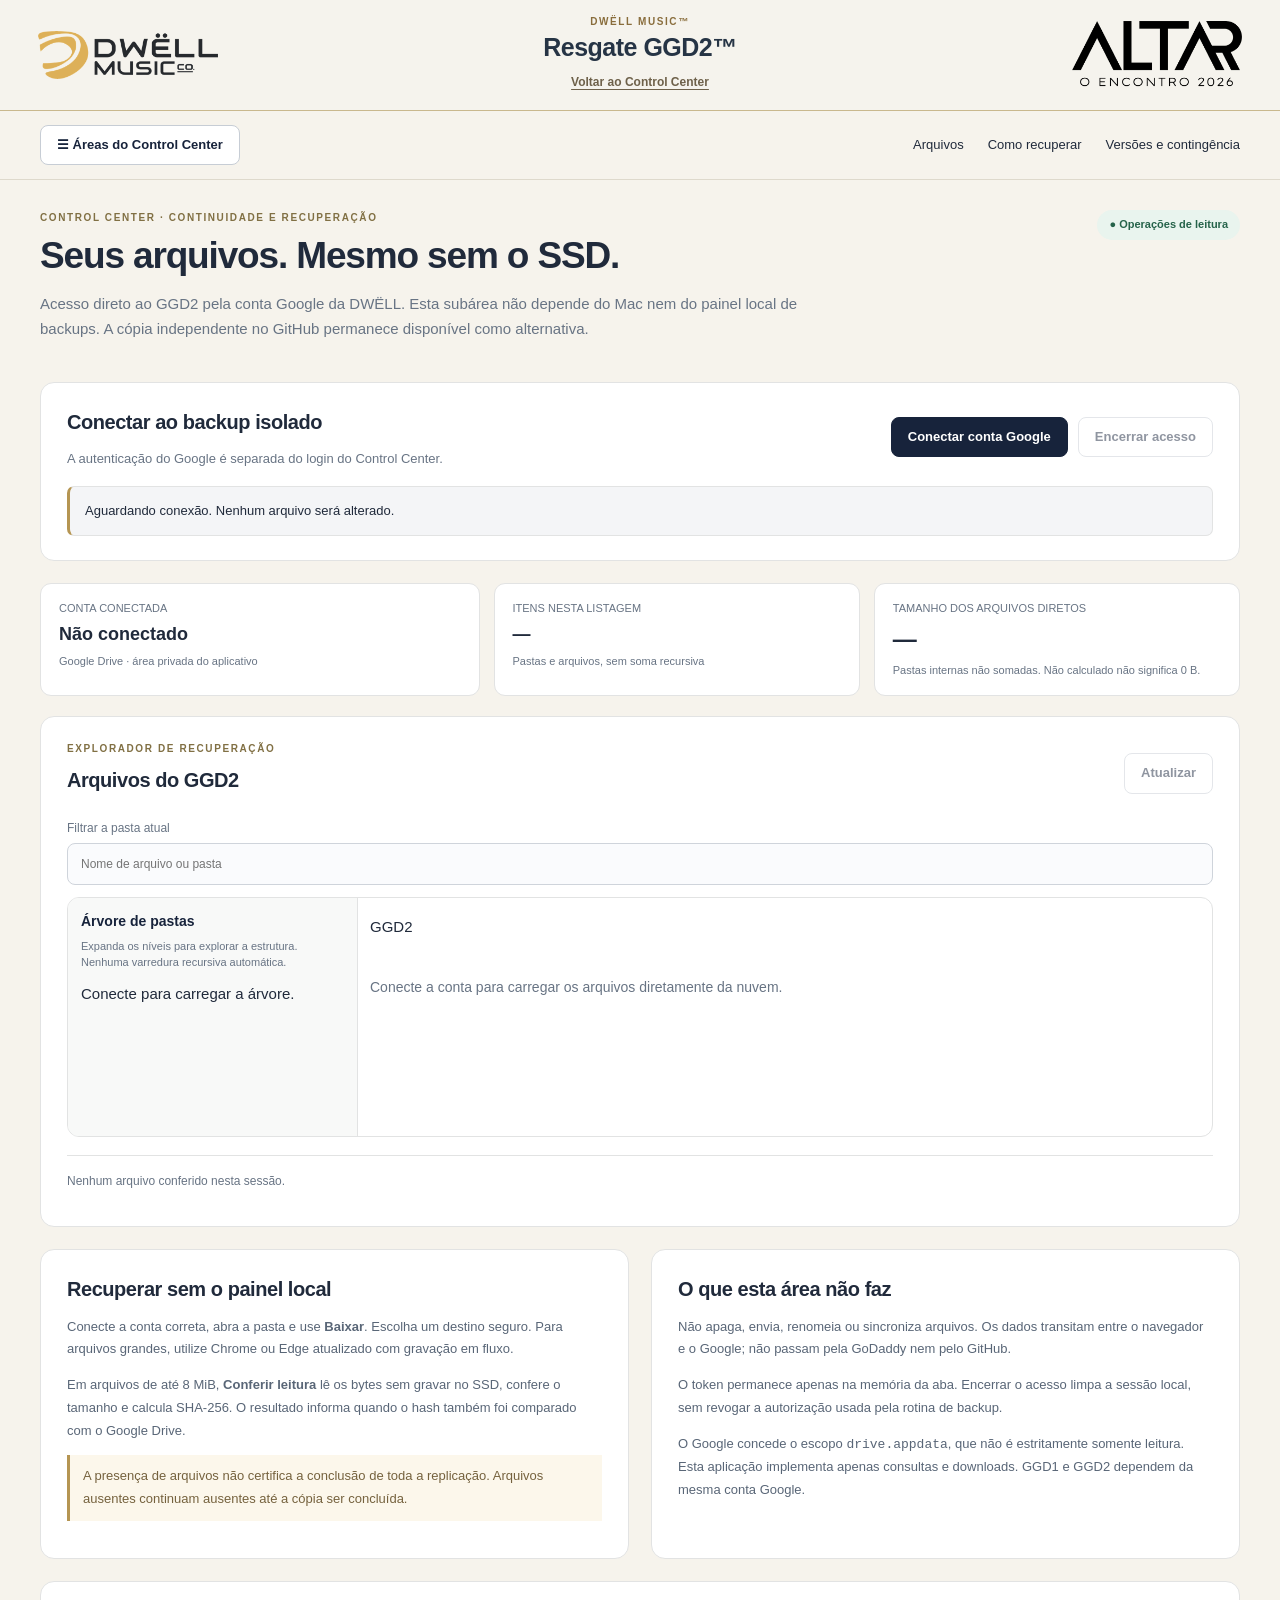
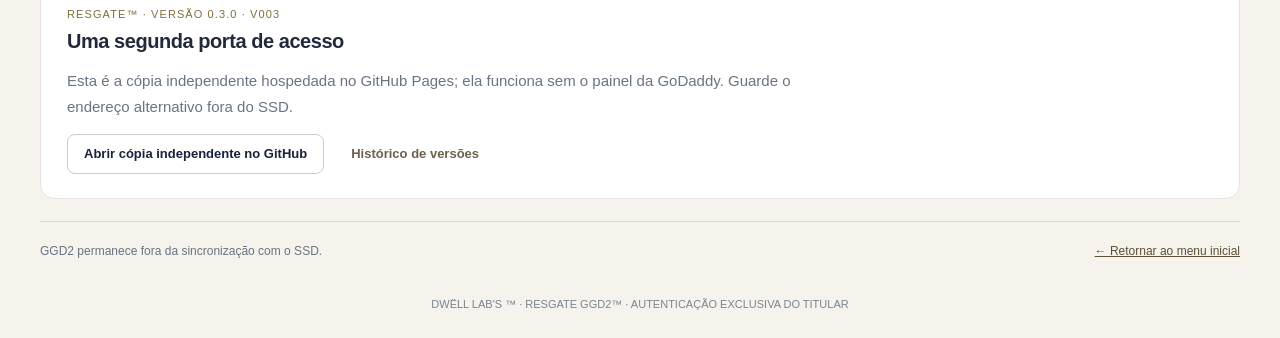
<file: index.html>
<!doctype html><html lang="pt-BR"><head>
<meta charset="utf-8"><meta name="viewport" content="width=device-width,initial-scale=1,viewport-fit=cover">
<meta name="robots" content="noindex,nofollow,noarchive"><meta name="theme-color" content="#17233b"><meta name="referrer" content="no-referrer">
<title>DWËLL • Resgate GGD2™ | Control Center</title>
<link rel="stylesheet" href="assets/dwell-shell-v017.css">
<link rel="stylesheet" href="assets/ggd2-resgate-v003.css" integrity="sha256-vzJhkHMjR/kosha6QSC8s2uBv3yGguWKlNgfXzHUong=">
<script src="https://accounts.google.com/gsi/client" async defer></script>
<script src="assets/ggd2-resgate-v003.js" integrity="sha256-UljCTYshXPF1e8JdPMfNxOzwMbw3nZ28qb6bTdlOC/g=" defer></script>
</head><body class="ggd-page" data-version="0.3.0">
<header class="topbar dw-shell-outer-v017"><div class="topbar-inner dw-shell-header-v017">
<a class="dw-shell-logo-v017" href="https://dwell.music/whatsapp-webhook/monitor/" aria-label="Voltar ao Control Center"><img src="assets/logo-dwell.png" alt="DWËLL MUSIC™"></a>
<div class="dw-shell-heading-v017"><span class="dw-shell-mark-v017">DWËLL MUSIC™</span><strong>Resgate GGD2™</strong><a class="dw-shell-return-v017" href="https://dwell.music/whatsapp-webhook/monitor/">Voltar ao Control Center</a></div>
<img class="dw-shell-altar-v017" src="assets/logo-altar.png" alt="ALTAR — O ENCONTRO®"></div></header>
<div class="ggd-toolbar"><div class="ggd-menu"><button class="ggd-button ggd-secondary" id="ggd-menu-button" aria-expanded="false" aria-controls="ggd-area-menu">☰ Áreas do Control Center</button>
<nav class="ggd-menu-list" id="ggd-area-menu" aria-label="Navegação transversal" hidden>
<a href="https://dwell.music/whatsapp-webhook/monitor/">Início · Control Center</a><a href="https://dwell.music/whatsapp-webhook/monitor/whatsapp">Atendimento</a><a href="https://dwell.music/whatsapp-webhook/monitor/igclean">Clean Followers</a><a href="https://dwell.music/whatsapp-webhook/monitor/tiktok">TikTok Publisher™</a><a href="https://dwell.music/whatsapp-webhook/monitor/quota">Consumos IA · QUOTA™</a><a href="#arquivos" aria-current="page">Resgate GGD2™</a></nav></div>
<nav class="ggd-tabs" aria-label="Seções do Resgate"><a href="#arquivos">Arquivos</a><a href="#recuperacao">Como recuperar</a><a href="#versoes">Versões e contingência</a></nav></div>
<main class="ggd-main">
<section class="ggd-hero"><div><span class="ggd-eyebrow">CONTROL CENTER · CONTINUIDADE E RECUPERAÇÃO</span><h1>Seus arquivos. Mesmo sem o SSD.</h1><p class="ggd-lede">Acesso direto ao GGD2 pela conta Google da DWËLL. Esta subárea não depende do Mac nem do painel local de backups. A cópia independente no GitHub permanece disponível como alternativa.</p></div><span class="ggd-pill">● Operações de leitura</span></section>
<section class="ggd-card" aria-label="Autenticação Google"><div class="ggd-auth-row"><div><h2>Conectar ao backup isolado</h2><p>A autenticação do Google é separada do login do Control Center.</p></div><div class="ggd-actions"><button id="ggd-connect" class="ggd-button">Conectar conta Google</button><button id="ggd-exit" class="ggd-button ggd-secondary" disabled>Encerrar acesso</button></div></div><p id="ggd-status" class="ggd-status" role="status" aria-live="polite">Aguardando conexão. Nenhum arquivo será alterado.</p></section>
<div class="ggd-metrics"><div class="ggd-metric"><small>CONTA CONECTADA</small><strong id="ggd-account">Não conectado</strong><small>Google Drive · área privada do aplicativo</small></div><div class="ggd-metric"><small>ITENS NESTA LISTAGEM</small><strong id="ggd-count">—</strong><small>Pastas e arquivos, sem soma recursiva</small></div><div class="ggd-metric"><small>TAMANHO DOS ARQUIVOS DIRETOS</small><strong id="ggd-bytes">—</strong><small>Pastas internas não somadas. Não calculado não significa 0 B.</small></div></div>
<section class="ggd-card" id="arquivos"><div class="ggd-card-heading"><div><span class="ggd-eyebrow">EXPLORADOR DE RECUPERAÇÃO</span><h2>Arquivos do GGD2</h2></div><button id="ggd-refresh" class="ggd-button ggd-secondary" disabled>Atualizar</button></div>
<label class="ggd-search">Filtrar a pasta atual<input id="ggd-search" type="search" placeholder="Nome de arquivo ou pasta" autocomplete="off" disabled></label>
<div class="ggd-explorer-layout">
 <aside class="ggd-tree-pane" aria-label="Navegação hierárquica"><h3>Árvore de pastas</h3>
 <p>Expanda os níveis para explorar a estrutura. Nenhuma varredura recursiva automática.</p>
 <div id="ggd-tree" class="ggd-tree" role="tree" aria-label="Estrutura de pastas do GGD2">Conecte para carregar a árvore.</div></aside>
 <section class="ggd-file-pane" aria-label="Conteúdo da pasta selecionada">
 <nav id="ggd-crumbs" class="ggd-crumbs" aria-label="Caminho do backup">GGD2</nav>
 <div id="ggd-files"><p class="ggd-empty">Conecte a conta para carregar os arquivos diretamente da nuvem.</p></div></section></div>
<p class="ggd-check" id="ggd-check" aria-live="polite">Nenhum arquivo conferido nesta sessão.</p></section>
<div class="ggd-notes" id="recuperacao"><section class="ggd-card"><h2>Recuperar sem o painel local</h2><p>Conecte a conta correta, abra a pasta e use <strong>Baixar</strong>. Escolha um destino seguro. Para arquivos grandes, utilize Chrome ou Edge atualizado com gravação em fluxo.</p><p>Em arquivos de até 8 MiB, <strong>Conferir leitura</strong> lê os bytes sem gravar no SSD, confere o tamanho e calcula SHA-256. O resultado informa quando o hash também foi comparado com o Google Drive.</p><p class="ggd-note">A presença de arquivos não certifica a conclusão de toda a replicação. Arquivos ausentes continuam ausentes até a cópia ser concluída.</p></section>
<section class="ggd-card"><h2>O que esta área não faz</h2><p>Não apaga, envia, renomeia ou sincroniza arquivos. Os dados transitam entre o navegador e o Google; não passam pela GoDaddy nem pelo GitHub.</p><p>O token permanece apenas na memória da aba. Encerrar o acesso limpa a sessão local, sem revogar a autorização usada pela rotina de backup.</p><p>O Google concede o escopo <code>drive.appdata</code>, que não é estritamente somente leitura. Esta aplicação implementa apenas consultas e downloads. GGD1 e GGD2 dependem da mesma conta Google.</p></section></div>
<section class="ggd-card" id="versoes"><p class="ggd-badge-version">RESGATE™ · VERSÃO 0.3.0 · V003</p><h2>Uma segunda porta de acesso</h2><p class="ggd-lede">Esta é a cópia independente hospedada no GitHub Pages; ela funciona sem o painel da GoDaddy. Guarde o endereço alternativo fora do SSD.</p><div class="ggd-actions"><a class="ggd-button ggd-secondary" href="https://dwelllabs.github.io/dwell-ggd2-resgate/" target="_blank" rel="noopener noreferrer">Abrir cópia independente no GitHub</a><a class="ggd-button ggd-quiet" href="https://github.com/DwellLabs/dwell-ggd2-resgate/releases" target="_blank" rel="noopener noreferrer">Histórico de versões</a></div></section>
<div class="ggd-version"><span>GGD2 permanece fora da sincronização com o SSD.</span><a href="https://dwell.music/whatsapp-webhook/monitor/">← Retornar ao menu inicial</a></div>
</main><footer class="ggd-footer">DWËLL LAB'S ™ · RESGATE GGD2™ · AUTENTICAÇÃO EXCLUSIVA DO TITULAR</footer></body></html>
</file>
<file: assets/dwell-shell-v017.css>
/* DWELL SHELL V017 — canonical sub-area header; independent of each module's theme */
.dw-shell-header-v017 {
  --dw-shell-bg:#f5f3ed;--dw-shell-ink:#263445;--dw-shell-gold:#b99f69;
  display:grid!important;
  grid-template-columns:minmax(90px,1fr) minmax(190px,1.55fr) minmax(90px,1fr)!important;
  grid-template-areas:"logo center altar"!important;
  align-items:center!important;
  gap:10px 16px!important;
  min-height:108px!important;
  margin:0!important;
  padding:15px clamp(15px,3vw,42px)!important;
  background:var(--dw-shell-bg)!important;
  border:0!important;border-bottom:1px solid #c9b88d!important;
  color:var(--dw-shell-ink)!important;
  box-shadow:none!important;
  box-sizing:border-box!important;
  max-width:none!important;
}
.dw-shell-header-v017 .dw-shell-logo-v017 {
  grid-area:logo;display:flex;align-items:center;justify-content:flex-start;
  border:0!important;padding:0!important;margin:0!important;
  background:none!important;box-shadow:none!important;max-width:195px;
  min-width:0!important;min-height:56px;text-decoration:none!important;
  transition:opacity .15s ease;
}
.dw-shell-header-v017 .dw-shell-logo-v017:hover{opacity:.8}
.dw-shell-header-v017 .dw-shell-logo-v017:focus-visible,
.dw-shell-header-v017 .dw-shell-return-v017:focus-visible{
  outline:3px solid #bc9e63!important;outline-offset:3px!important;border-radius:8px;
}
.dw-shell-header-v017 .dw-shell-logo-v017 img {
  display:block!important;object-fit:contain!important;object-position:left center;
  width:min(100%,180px)!important;height:68px!important;max-width:180px!important;
  max-height:68px!important;filter:none!important;margin:0!important;
}
.dw-shell-header-v017 .dw-shell-center-v017,
.dw-shell-header-v017 .dw-shell-heading-v017{
  grid-area:center;display:grid!important;gap:4px;min-width:0;
  justify-items:center;text-align:center!important;color:var(--dw-shell-ink)!important;
  margin:0!important;padding:0!important;
}
.dw-shell-header-v017 .dw-shell-mark-v017{
  font-size:10px!important;letter-spacing:.16em!important;
  font-weight:700!important;line-height:1.3!important;
  color:#896d3c!important;text-transform:uppercase;
}
.dw-shell-header-v017 .dw-shell-title-v017,
.dw-shell-header-v017 .dw-shell-heading-v017 h1,
.dw-shell-header-v017 .dw-shell-heading-v017 strong{
  margin:0!important;padding:0!important;line-height:1.2!important;
  font-size:clamp(17px,2.1vw,25px)!important;
  letter-spacing:-.02em!important;font-weight:700!important;
  color:var(--dw-shell-ink)!important;
}
.dw-shell-header-v017 .dw-shell-return-v017,
.dw-shell-header-v017 #dw-nav-v13 .dw-nav-home-v14,
#dw-nav-v13.dw-shell-header-v017 .dw-nav-home-v14 {
  display:inline-flex!important;align-items:center;justify-content:center;
  width:fit-content;min-height:25px;padding:0 5px!important;margin:4px 0 0!important;
  border:0!important;border-radius:4px!important;
  background:transparent!important;color:#6e614a!important;
  font-size:12px!important;line-height:1.3!important;text-decoration:underline!important;
  text-decoration-thickness:1px;text-underline-offset:3px;
  font-weight:550!important;letter-spacing:0!important;box-shadow:none!important;
}
.dw-shell-header-v017 .dw-shell-altar-v017 {
  grid-area:altar;justify-self:end;display:block!important;
  object-fit:contain!important;object-position:right center!important;
  width:min(100%,170px)!important;height:68px!important;
  max-width:170px!important;max-height:68px!important;filter:none!important;
  margin:0!important;padding:0!important;
}
.dw-shell-header-v017 .dw-shell-right-v017{grid-area:altar;justify-self:end;display:flex;gap:10px;align-items:center;}
.dw-shell-header-v017 .dw-shell-right-v017 .dw-shell-altar-v017{grid-area:auto;}
.dw-shell-header-v017 .dw-shell-right-v017 .health-pill{font-size:10px!important;white-space:nowrap;}
/* The WhatsApp area retains its navigational tabs as a separate second row. */
#dw-nav-v13.dw-shell-header-v017 {
  grid-template-areas:"logo center altar" "links links links" "notice notice notice"!important;
  grid-template-rows:auto auto auto!important;min-height:126px!important;
  padding:10px clamp(12px,3vw,36px) 8px!important;row-gap:6px!important;
}
#dw-nav-v13.dw-shell-header-v017 .dw-shell-logo-v017{grid-area:logo;align-self:center;}
#dw-nav-v13.dw-shell-header-v017 .dw-shell-center-v017{grid-area:center;}
#dw-nav-v13.dw-shell-header-v017 .dw-nav-wording{display:grid;gap:2px;}
#dw-nav-v13.dw-shell-header-v017 .dw-nav-wording .dw-nav-mark{
  font-size:10px!important;color:#896d3c!important;
}
#dw-nav-v13.dw-shell-header-v017 .dw-nav-wording h1{
  font-size:clamp(18px,2vw,24px)!important;margin:0!important;
  text-align:center!important;color:#263445!important;
}
#dw-nav-v13.dw-shell-header-v017 .dw-shell-altar-v017{grid-area:altar;}
#dw-nav-v13.dw-shell-header-v017 .dw-nav-links{
  grid-area:links;display:flex!important;justify-content:center!important;
  align-items:center!important;gap:5px!important;flex-wrap:wrap;justify-self:center;
  padding:0 0 2px;margin:0;
}
#dw-nav-v13.dw-shell-header-v017 #dw-nav-notice-v13{grid-area:notice;min-width:0;}
#dw-nav-v13.dw-shell-header-v017 .dw-nav-link{min-height:35px!important;padding:7px 12px!important;}
#dw-nav-v13.dw-shell-header-v017 .dw-nav-new-message-v15{min-height:35px!important;}
/* Theme overrides, so QUOTA/TikTok/Clean all render the same light header */
header.top.dw-shell-header-v017,header.topbar.dw-shell-header-v017,
header.dw-shell-header-v017,div.dw-shell-header-v017 {background:#f5f3ed!important;color:#263445!important;}
header.topbar.dw-shell-outer-v017{background:#f5f3ed!important;border-bottom:0!important;}
header.topbar.dw-shell-outer-v017>.dw-shell-header-v017{width:100%!important;max-width:none!important;}
.dw-shell-legacy-back-v017{display:none!important}
@media(max-width:700px){
 .dw-shell-header-v017{
  grid-template-columns:minmax(58px,1fr) minmax(125px,2fr) minmax(58px,1fr)!important;
  min-height:80px!important;padding:9px 10px!important;gap:6px!important;
 }
 .dw-shell-header-v017 .dw-shell-logo-v017{min-height:40px;}
 .dw-shell-header-v017 .dw-shell-logo-v017 img{
  height:42px!important;max-height:42px!important;width:min(100%,105px)!important;
 }
 .dw-shell-header-v017 .dw-shell-altar-v017{
  height:41px!important;max-height:41px!important;width:min(100%,92px)!important;
  display:block!important;
 }
 .dw-shell-header-v017 .dw-shell-title-v017,
 .dw-shell-header-v017 .dw-shell-heading-v017 h1,
 .dw-shell-header-v017 .dw-shell-heading-v017 strong{font-size:15px!important;}
 .dw-shell-header-v017 .dw-shell-mark-v017{font-size:8px!important;letter-spacing:.09em!important;}
 .dw-shell-header-v017 .dw-shell-return-v017,
 #dw-nav-v13.dw-shell-header-v017 .dw-nav-home-v14{font-size:10px!important;min-height:23px;}
 .dw-shell-header-v017 .dw-shell-right-v017 .health-pill{display:none!important;}
 #dw-nav-v13.dw-shell-header-v017 .dw-nav-links{max-width:100%;overflow-x:auto;flex-wrap:nowrap;justify-content:flex-start!important;}
 #dw-nav-v13.dw-shell-header-v017 .dw-nav-link{font-size:11px!important;white-space:nowrap;}
}
</file>
<file: assets/ggd2-resgate-v003.css>
/* DWELL Resgate v0.3.0 | cores e proporções do Control Center */
:root{--ggd-bg:#f6f3ec;--ggd-ink:#202a3b;--ggd-navy:#17233b;--ggd-muted:#687484;--ggd-gold:#b59552;--ggd-line:#e2e3e3}*{box-sizing:border-box}body.ggd-page{margin:0;background:var(--ggd-bg);color:var(--ggd-ink);font-family:-apple-system,BlinkMacSystemFont,"Segoe UI",sans-serif;font-size:15px;line-height:1.5}a{color:inherit}button,input{font:inherit}button{cursor:pointer}button:disabled{opacity:.48;cursor:not-allowed}button:focus-visible,a:focus-visible,input:focus-visible{outline:3px solid #b59552;outline-offset:3px}h1,h2,h3,p{margin-top:0}.ggd-toolbar{display:flex;justify-content:space-between;gap:16px;align-items:center;max-width:1420px;margin:auto;padding:14px 40px;border-bottom:1px solid #ded9cc}.ggd-tabs{display:flex;gap:24px;flex-wrap:wrap;font-size:13px}.ggd-tabs a{text-decoration:none}.ggd-tabs a:hover{color:#79602d}.ggd-menu{position:relative}.ggd-menu-list{position:absolute;z-index:4;left:0;top:48px;background:white;box-shadow:0 8px 26px #17233b22;min-width:245px;border:1px solid var(--ggd-line);border-radius:10px;padding:8px}.ggd-menu-list a{display:block;padding:10px 12px;text-decoration:none;font-size:13px;border-radius:6px}.ggd-menu-list a:hover{background:#f5f3ed}.ggd-main{max-width:1420px;padding:30px 40px 36px;margin:auto}.ggd-hero{display:flex;justify-content:space-between;gap:36px;align-items:start;margin-bottom:25px}.ggd-eyebrow{font-size:10px;font-weight:750;letter-spacing:1.6px;color:#817044;margin-bottom:9px;display:block}.ggd-hero h1{font-size:clamp(27px,3vw,37px);letter-spacing:-1.15px;line-height:1.2;margin:0 0 12px;max-width:760px}.ggd-lede{max-width:790px;color:var(--ggd-muted);font-size:15px;line-height:1.7}.ggd-pill{font-size:11px;line-height:1.4;border-radius:20px;white-space:nowrap;padding:7px 12px;background:#e9f4ee;color:#26634a;font-weight:700;display:inline-flex;gap:6px}.ggd-card{background:#fff;border:1px solid var(--ggd-line);border-radius:14px;padding:24px 26px;margin-bottom:22px}.ggd-card h2{font-size:20px;letter-spacing:-.45px;margin:0 0 12px}.ggd-auth-row{display:flex;align-items:center;justify-content:space-between;gap:24px}.ggd-auth-row p{margin:0;color:var(--ggd-muted);font-size:13px}.ggd-actions{display:flex;gap:10px;flex-wrap:wrap}.ggd-button{display:inline-flex;align-items:center;justify-content:center;border:1px solid var(--ggd-navy);background:var(--ggd-navy);color:#fff;border-radius:8px;padding:10px 16px;font-weight:650;font-size:13px;text-decoration:none;line-height:1.4}.ggd-secondary{background:#fff;color:var(--ggd-navy);border-color:#c7cdd5}.ggd-quiet{background:transparent;border-color:transparent;color:#6d614b;font-weight:550}.ggd-status{padding:13px 15px;background:#f4f5f7;border:1px solid var(--ggd-line);border-left:3px solid var(--ggd-gold);border-radius:7px;font-size:13px;line-height:1.65;margin:18px 0 0;overflow-wrap:anywhere}.ggd-status.is-ok{background:#f4faf6;color:#26634a;border-color:#d5e7dc}.ggd-status.is-error{background:#fff5f3;color:#a4372d;border-color:#edc7c0}.ggd-metrics{display:grid;grid-template-columns:1.2fr 1fr 1fr;gap:14px;margin:20px 0}.ggd-metric{border:1px solid var(--ggd-line);border-radius:11px;background:#fff;padding:16px 18px;min-width:0}.ggd-metric small{display:block;color:var(--ggd-muted);font-size:11px}.ggd-metric strong{display:block;font-size:18px;margin:5px 0;overflow-wrap:anywhere}.ggd-card-heading{display:flex;justify-content:space-between;align-items:center;gap:20px}.ggd-search{display:block;font-size:12px;color:var(--ggd-muted);margin:12px 0}.ggd-search input{display:block;margin-top:6px;width:100%;padding:11px 13px;border:1px solid #cfd4db;border-radius:8px;background:#fafbfd;color:var(--ggd-ink)}.ggd-crumbs{display:flex;gap:6px;flex-wrap:wrap;align-items:center;min-height:35px;margin-bottom:14px}.ggd-crumb{background:#f6f3ec;border:1px solid #ded8c8;color:#655635;font-size:12px;padding:5px 9px;border-radius:6px}.ggd-file{display:grid;grid-template-columns:30px minmax(0,1fr) auto;gap:13px;align-items:center;padding:14px 0;border-top:1px solid #edf0f3}.ggd-file-icon{font-size:24px;color:#9a7f48}.ggd-file-text strong{display:block;font-size:14px;overflow-wrap:anywhere}.ggd-file-text small{display:block;font-size:11px;color:var(--ggd-muted);margin-top:4px}.ggd-file-actions{display:flex;gap:6px;flex-wrap:wrap;justify-content:flex-end}.ggd-file-actions button{font-size:12px;padding:7px 11px}.ggd-empty{padding:18px 0;color:var(--ggd-muted);font-size:14px}.ggd-check{font-size:12px;border-top:1px solid var(--ggd-line);padding-top:16px;margin-top:18px;color:var(--ggd-muted);overflow-wrap:anywhere}.ggd-notes{display:grid;grid-template-columns:1fr 1fr;gap:22px}.ggd-notes p{font-size:13px;color:#596677;line-height:1.75}.ggd-note{color:#75623e!important;background:#fcf7eb;border-left:3px solid #b59552;padding:10px 13px}.ggd-version{display:flex;gap:15px;flex-wrap:wrap;justify-content:space-between;font-size:12px;color:var(--ggd-muted);border-top:1px solid #d7d7d7;padding-top:20px}.ggd-version a{color:#5c5036}.ggd-version code{font-size:11px}.ggd-badge-version{color:#826c3e;font-size:11px;letter-spacing:.1em;margin-bottom:4px}.ggd-footer{margin:auto;max-width:1420px;padding:0 40px 25px;font-size:11px;color:#7a8491;text-align:center}[hidden]{display:none!important}@media(max-width:760px){.ggd-toolbar{padding:12px 16px;align-items:flex-start;flex-direction:column}.ggd-tabs{gap:17px;font-size:12px}.ggd-main{padding:24px 16px}.ggd-hero{display:block}.ggd-hero .ggd-pill{margin-top:5px}.ggd-card{padding:18px}.ggd-auth-row{display:block}.ggd-actions{margin-top:16px}.ggd-metrics{grid-template-columns:1fr 1fr}.ggd-metric:first-child{grid-column:1/-1}.ggd-notes{grid-template-columns:1fr}.ggd-file{grid-template-columns:22px minmax(0,1fr)}.ggd-file-actions{grid-column:2;justify-content:flex-start}.ggd-footer{padding:0 16px 25px}}

/* V003: nested folder explorer, no recursive Drive requests without expansion */
.ggd-explorer-layout{display:grid;grid-template-columns:minmax(215px,290px) minmax(0,1fr);border:1px solid var(--ggd-line);border-radius:12px;overflow:hidden;min-height:240px;margin-top:12px}
.ggd-tree-pane{border-right:1px solid var(--ggd-line);background:#f8f9f8;min-width:0;padding:13px}
.ggd-tree-pane h3{font-size:14px;margin:0;color:var(--ggd-navy)}
.ggd-tree-pane p{font-size:11px;color:var(--ggd-muted);margin:6px 0 12px}
.ggd-tree{display:grid;align-content:start;gap:2px;max-height:520px;overflow-y:auto;overflow-x:auto}
.ggd-tree-line{display:flex;align-items:center;min-height:34px;min-width:0;border-radius:6px}
.ggd-tree-line:has(.ggd-tree-open[aria-current="true"]){background:#e8e1d2}
.ggd-tree-toggle,.ggd-tree-open{background:none;border:0;color:var(--ggd-ink);font:inherit;cursor:pointer;min-height:34px}
.ggd-tree-toggle{flex:0 0 30px;color:#82652b;font-size:19px}
.ggd-tree-open{font-size:12px;text-align:left;overflow-wrap:anywhere;flex:1;padding:5px}
.ggd-tree-open[aria-current="true"]{font-weight:700}
.ggd-tree-open:hover,.ggd-tree-toggle:hover{color:#a17e40}
.ggd-tree-open:disabled,.ggd-tree-toggle:disabled{opacity:.56;cursor:wait}
.ggd-file-pane{min-width:0;padding:12px}
.ggd-metric strong#ggd-bytes{font-size:clamp(16px,2vw,24px);overflow-wrap:anywhere}
@media(max-width:770px){.ggd-explorer-layout{grid-template-columns:minmax(0,1fr)}.ggd-tree-pane{border-right:0;border-bottom:1px solid var(--ggd-line)}.ggd-tree{max-height:280px}}
</file>
